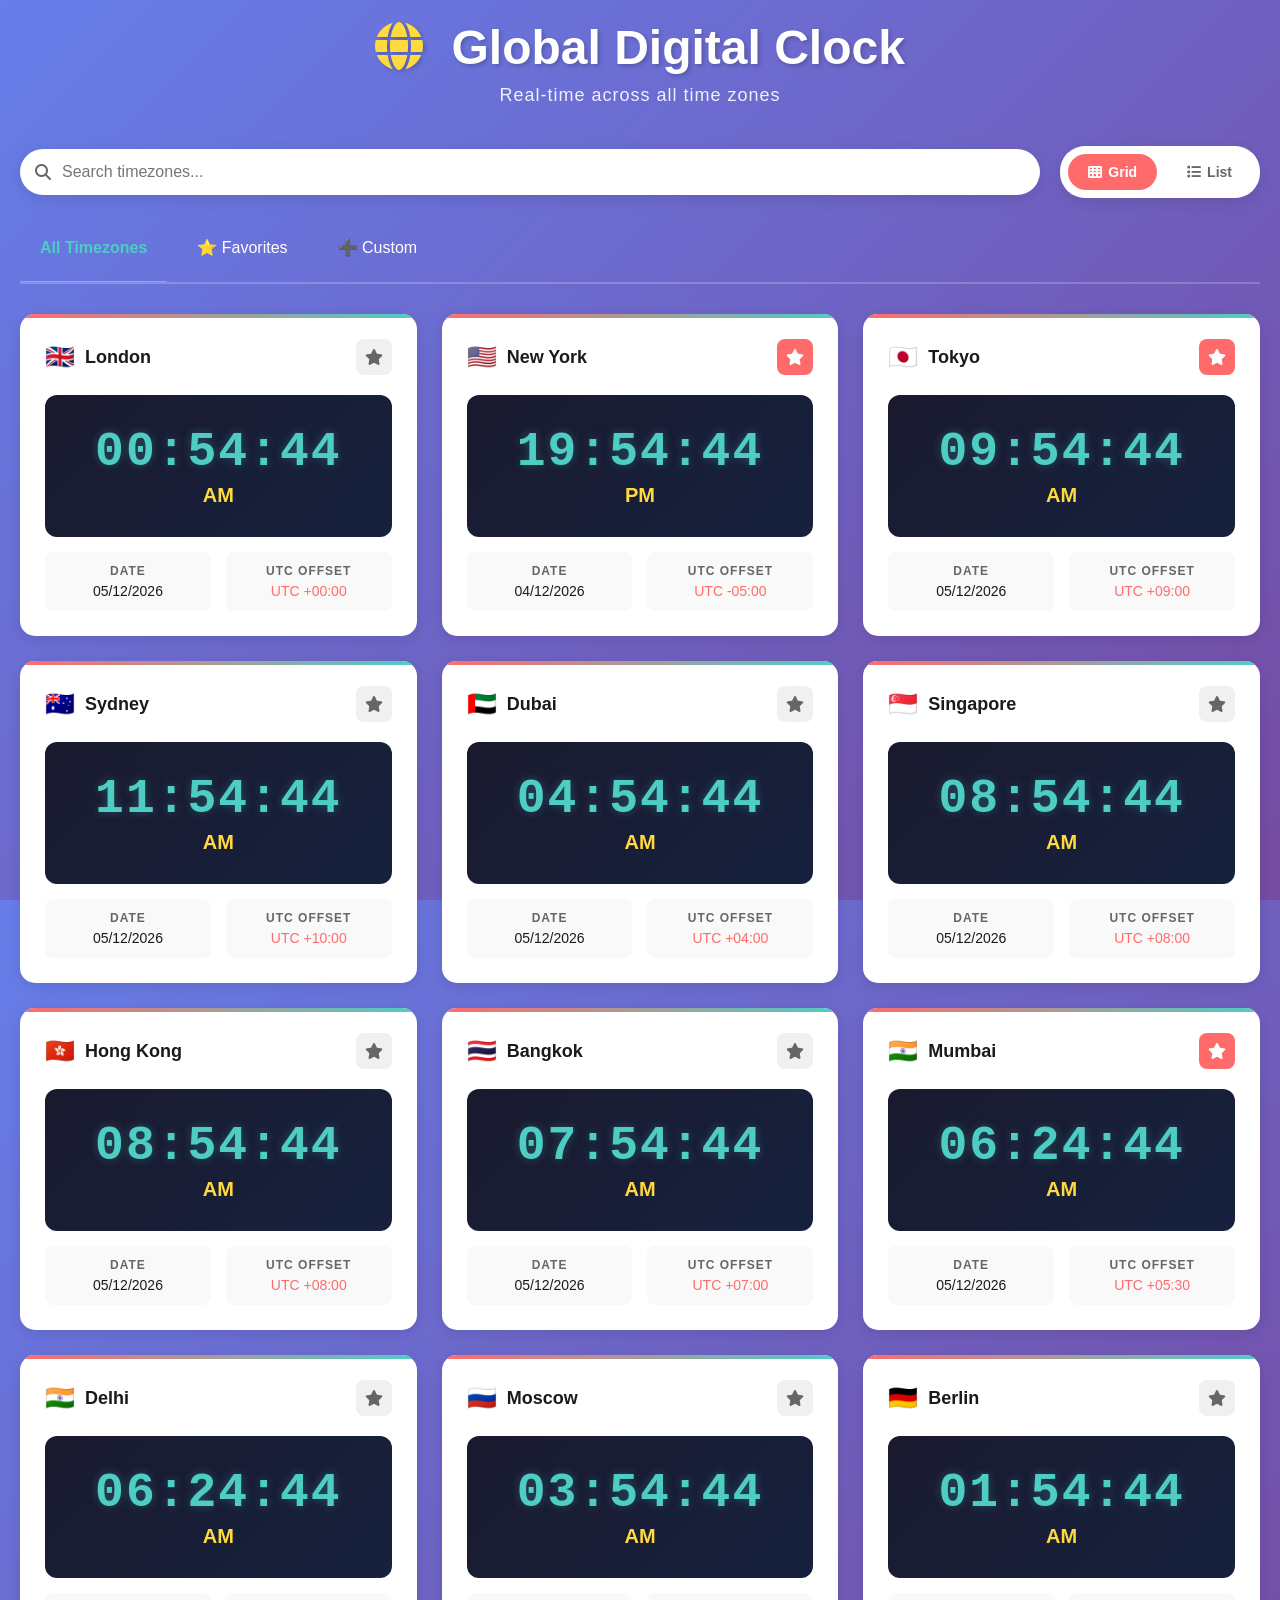
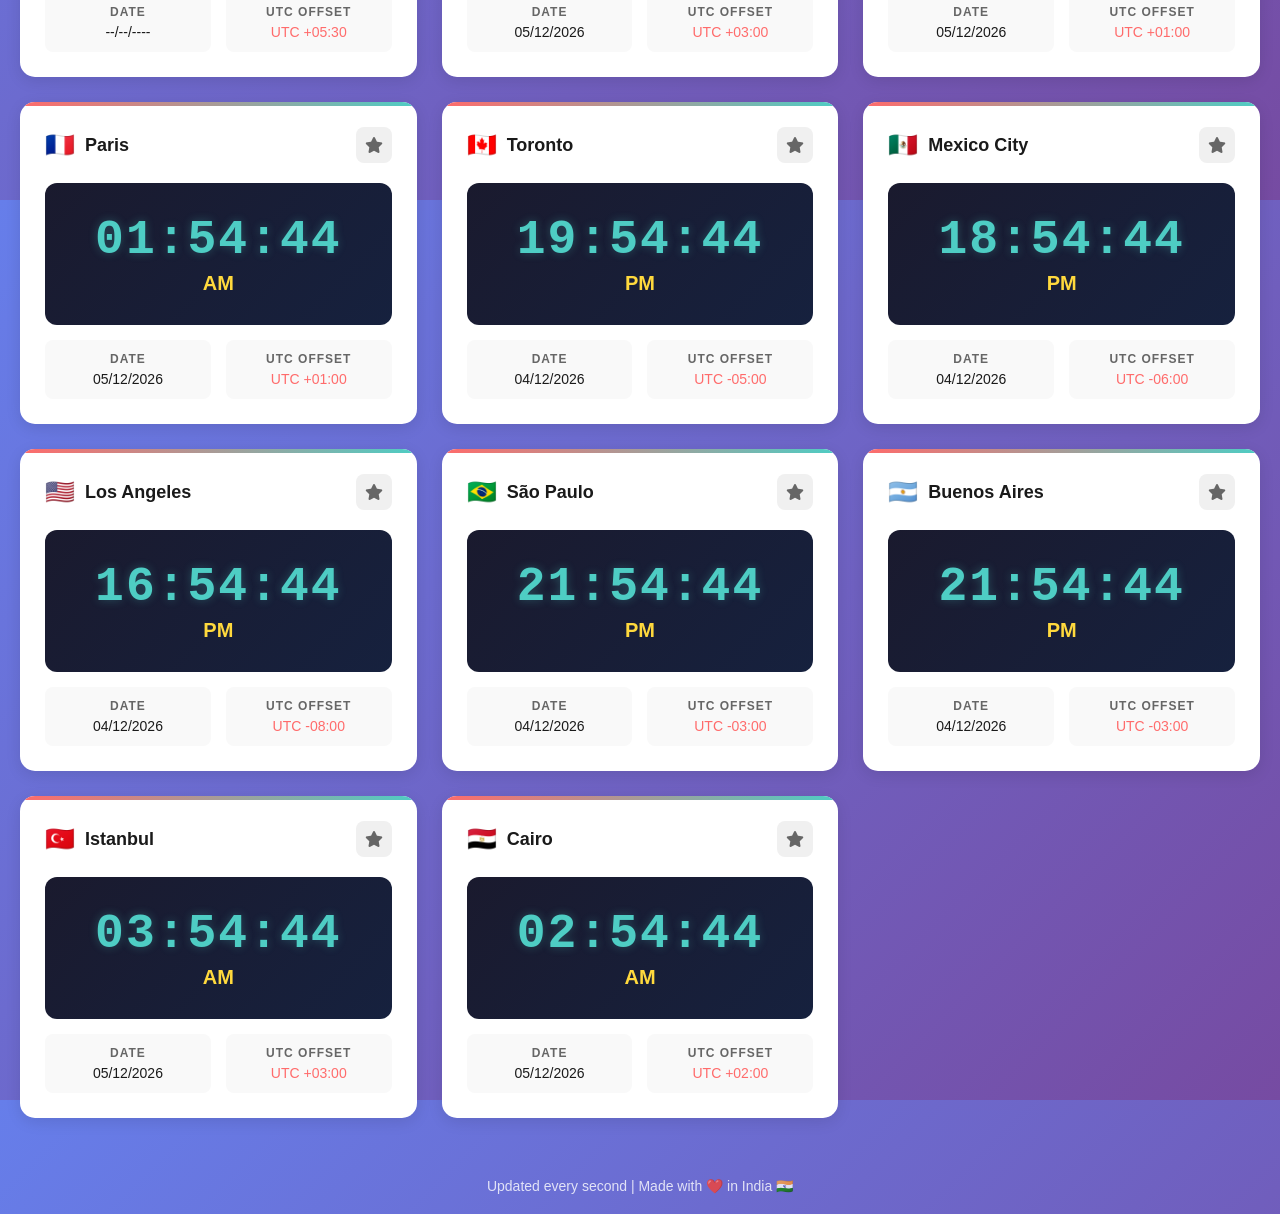
<file: clock.html>
<!DOCTYPE html>
<html lang="en">
<head>
    <meta charset="UTF-8">
    <meta name="viewport" content="width=device-width, initial-scale=1.0">
    <title>Multi-Timezone Digital Clock</title>
    <link rel="stylesheet" href="clock-styles.css">
    <link rel="stylesheet" href="https://cdnjs.cloudflare.com/ajax/libs/font-awesome/6.4.0/css/all.min.css">
</head>
<body>
    <div class="clock-container">
        <!-- HEADER -->
        <header class="header">
            <h1>
                <i class="fas fa-globe"></i>
                Global Digital Clock
            </h1>
            <p class="tagline">Real-time across all time zones</p>
        </header>

        <!-- CONTROLS -->
        <div class="controls">
            <div class="search-box">
                <input 
                    type="text" 
                    id="searchInput" 
                    class="search-input" 
                    placeholder="Search timezones..."
                    autocomplete="off"
                >
                <i class="fas fa-search"></i>
            </div>

            <div class="view-options">
                <button class="view-btn active" data-view="grid">
                    <i class="fas fa-th"></i> Grid
                </button>
                <button class="view-btn" data-view="list">
                    <i class="fas fa-list"></i> List
                </button>
            </div>
        </div>

        <!-- TABS -->
        <div class="tabs">
            <button class="tab active" data-tab="all">All Timezones</button>
            <button class="tab" data-tab="favorites">⭐ Favorites</button>
            <button class="tab" data-tab="custom">➕ Custom</button>
        </div>

        <!-- CLOCK GRID -->
        <div class="clocks-grid" id="clocksGrid">
            <!-- Clocks will be dynamically added here -->
        </div>

        <!-- EMPTY STATE -->
        <div class="empty-state" id="emptyState" style="display: none;">
            <i class="fas fa-search"></i>
            <p>No timezones found</p>
        </div>

        <!-- FAVORITES EMPTY STATE -->
        <div class="empty-state" id="favoritesEmpty" style="display: none;">
            <i class="fas fa-star"></i>
            <p>No favorite timezones yet. Add some!</p>
        </div>

        <!-- CUSTOM TIMEZONE FORM -->
        <div class="custom-form" id="customForm" style="display: none;">
            <h3>Add Custom Timezone</h3>
            <div class="form-group">
                <label>Timezone Name</label>
                <input type="text" id="customName" placeholder="e.g., My Office">
            </div>
            <div class="form-group">
                <label>UTC Offset (e.g., +5:30, -8:00)</label>
                <input type="text" id="customOffset" placeholder="+5:30">
            </div>
            <div class="form-actions">
                <button class="btn btn-primary" onclick="addCustomTimezone()">Add Timezone</button>
                <button class="btn btn-secondary" onclick="cancelCustom()">Cancel</button>
            </div>
        </div>

        <!-- FOOTER -->
        <footer class="footer">
            <p>Updated every second | Made with ❤️ in India 🇮🇳</p>
        </footer>
    </div>

    <!-- TOAST NOTIFICATION -->
    <div class="toast" id="toast"></div>

    <script src="clock-script.js"></script>
</body>
</html>
</file>
<file: clock-styles.css>
/* ===================================
   DIGITAL CLOCK - CSS STYLES
   Multi-Timezone Clock
   ==================================== */

:root {
    --primary-color: #FF6B6B;
    --secondary-color: #4ECDC4;
    --dark-bg: #0F3460;
    --light-bg: #F7F7F7;
    --card-bg: #FFFFFF;
    --text-primary: #1A1A1A;
    --text-secondary: #666666;
    --border-color: #DDDDDD;
    --shadow: 0 4px 15px rgba(0, 0, 0, 0.1);
    --shadow-hover: 0 8px 25px rgba(0, 0, 0, 0.15);
    --transition: all 0.3s ease;
}

* {
    margin: 0;
    padding: 0;
    box-sizing: border-box;
}

html, body {
    width: 100%;
    height: 100%;
}

body {
    font-family: 'Roboto', -apple-system, BlinkMacSystemFont, 'Segoe UI', sans-serif;
    background: linear-gradient(135deg, #667eea 0%, #764ba2 100%);
    min-height: 100vh;
    padding: 20px;
    color: var(--text-primary);
}

body.dark-mode {
    background: linear-gradient(135deg, var(--dark-bg) 0%, #1a1a2e 100%);
}

/* ===================================
   CLOCK CONTAINER
   ==================================== */

.clock-container {
    max-width: 1400px;
    margin: 0 auto;
}

/* ===================================
   HEADER
   ==================================== */

.header {
    text-align: center;
    margin-bottom: 40px;
    color: white;
}

.header h1 {
    font-size: 48px;
    margin-bottom: 10px;
    font-weight: 700;
    text-shadow: 2px 2px 4px rgba(0, 0, 0, 0.2);
    animation: slideDown 0.6s ease;
}

.header h1 i {
    margin-right: 15px;
    color: #FFD93D;
}

.tagline {
    font-size: 18px;
    opacity: 0.9;
    font-weight: 300;
    letter-spacing: 1px;
}

@keyframes slideDown {
    from {
        opacity: 0;
        transform: translateY(-20px);
    }
    to {
        opacity: 1;
        transform: translateY(0);
    }
}

/* ===================================
   CONTROLS
   ==================================== */

.controls {
    display: flex;
    gap: 20px;
    margin-bottom: 30px;
    flex-wrap: wrap;
    align-items: center;
}

.search-box {
    flex: 1;
    min-width: 250px;
    position: relative;
}

.search-input {
    width: 100%;
    padding: 12px 15px 12px 40px;
    border: 2px solid transparent;
    border-radius: 25px;
    font-size: 16px;
    background-color: white;
    box-shadow: var(--shadow);
    transition: var(--transition);
}

.search-input:focus {
    outline: none;
    border-color: var(--primary-color);
    box-shadow: 0 0 0 3px rgba(255, 107, 107, 0.1);
}

.search-box i {
    position: absolute;
    left: 15px;
    top: 50%;
    transform: translateY(-50%);
    color: var(--text-secondary);
    pointer-events: none;
}

.view-options {
    display: flex;
    gap: 10px;
    background: white;
    padding: 8px;
    border-radius: 25px;
    box-shadow: var(--shadow);
}

.view-btn {
    padding: 10px 20px;
    border: none;
    background: transparent;
    cursor: pointer;
    border-radius: 20px;
    font-size: 14px;
    font-weight: 600;
    transition: var(--transition);
    color: var(--text-secondary);
    display: flex;
    align-items: center;
    gap: 6px;
}

.view-btn.active {
    background: var(--primary-color);
    color: white;
}

.view-btn:hover {
    background: #f0f0f0;
}

.view-btn.active:hover {
    background: #FF5252;
}

/* ===================================
   TABS
   ==================================== */

.tabs {
    display: flex;
    gap: 10px;
    margin-bottom: 30px;
    border-bottom: 2px solid rgba(255, 255, 255, 0.2);
    padding-bottom: 15px;
    overflow-x: auto;
}

.tab {
    padding: 10px 20px;
    background: transparent;
    border: none;
    color: white;
    cursor: pointer;
    font-size: 16px;
    font-weight: 500;
    position: relative;
    transition: var(--transition);
    white-space: nowrap;
}

.tab:hover {
    opacity: 0.8;
}

.tab.active {
    color: var(--secondary-color);
    font-weight: 600;
}

.tab.active::after {
    content: '';
    position: absolute;
    bottom: -17px;
    left: 0;
    right: 0;
    height: 3px;
    background: var(--secondary-color);
    border-radius: 2px;
}

/* ===================================
   CLOCKS GRID
   ==================================== */

.clocks-grid {
    display: grid;
    grid-template-columns: repeat(auto-fill, minmax(300px, 1fr));
    gap: 25px;
    margin-bottom: 40px;
    animation: fadeIn 0.6s ease;
}

@keyframes fadeIn {
    from {
        opacity: 0;
    }
    to {
        opacity: 1;
    }
}

@media (max-width: 768px) {
    .clocks-grid {
        grid-template-columns: repeat(auto-fill, minmax(250px, 1fr));
        gap: 15px;
    }
}

@media (max-width: 480px) {
    .clocks-grid {
        grid-template-columns: 1fr;
    }
}

/* ===================================
   CLOCK CARD
   ==================================== */

.clock-card {
    background: var(--card-bg);
    border-radius: 15px;
    padding: 25px;
    box-shadow: var(--shadow);
    transition: var(--transition);
    position: relative;
    overflow: hidden;
}

.clock-card:hover {
    transform: translateY(-8px);
    box-shadow: var(--shadow-hover);
}

.clock-card::before {
    content: '';
    position: absolute;
    top: 0;
    left: 0;
    right: 0;
    height: 4px;
    background: linear-gradient(90deg, var(--primary-color), var(--secondary-color));
}

.clock-header {
    display: flex;
    justify-content: space-between;
    align-items: center;
    margin-bottom: 20px;
}

.clock-title {
    display: flex;
    align-items: center;
    gap: 10px;
}

.clock-title h3 {
    font-size: 18px;
    font-weight: 600;
    color: var(--text-primary);
}

.timezone-emoji {
    font-size: 24px;
}

.clock-actions {
    display: flex;
    gap: 8px;
}

.clock-btn {
    background: #f0f0f0;
    border: none;
    width: 36px;
    height: 36px;
    border-radius: 8px;
    cursor: pointer;
    display: flex;
    align-items: center;
    justify-content: center;
    transition: var(--transition);
    color: var(--text-secondary);
    font-size: 16px;
}

.clock-btn:hover {
    background: var(--primary-color);
    color: white;
    transform: scale(1.1);
}

.clock-btn.favorited {
    background: var(--primary-color);
    color: white;
}

.clock-display {
    background: linear-gradient(135deg, #1a1a2e 0%, #16213e 100%);
    padding: 30px;
    border-radius: 12px;
    text-align: center;
    margin-bottom: 15px;
}

.clock-time {
    font-size: 48px;
    font-weight: 700;
    color: #4ECDC4;
    font-family: 'Courier New', monospace;
    letter-spacing: 2px;
    text-shadow: 0 0 10px rgba(78, 205, 196, 0.3);
}

.clock-period {
    font-size: 20px;
    color: #FFD93D;
    margin-top: 5px;
    font-weight: 600;
}

.clock-info {
    display: grid;
    grid-template-columns: 1fr 1fr;
    gap: 15px;
    text-align: center;
}

.info-item {
    background: #f9f9f9;
    padding: 12px;
    border-radius: 8px;
}

.info-label {
    font-size: 12px;
    color: var(--text-secondary);
    text-transform: uppercase;
    letter-spacing: 1px;
    margin-bottom: 5px;
    font-weight: 600;
}

.info-value {
    font-size: 14px;
    color: var(--text-primary);
    font-weight: 500;
}

.utc-offset {
    color: var(--primary-color);
}

/* ===================================
   EMPTY STATE
   ==================================== */

.empty-state {
    text-align: center;
    padding: 60px 20px;
    background: white;
    border-radius: 15px;
    box-shadow: var(--shadow);
}

.empty-state i {
    font-size: 64px;
    color: var(--secondary-color);
    margin-bottom: 20px;
    opacity: 0.6;
}

.empty-state p {
    font-size: 18px;
    color: var(--text-secondary);
    font-weight: 500;
}

/* ===================================
   CUSTOM FORM
   ==================================== */

.custom-form {
    background: white;
    border-radius: 15px;
    padding: 30px;
    box-shadow: var(--shadow);
    max-width: 500px;
    margin: 0 auto 30px;
}

.custom-form h3 {
    font-size: 24px;
    margin-bottom: 20px;
    color: var(--text-primary);
}

.form-group {
    margin-bottom: 20px;
}

.form-group label {
    display: block;
    font-size: 14px;
    font-weight: 600;
    margin-bottom: 8px;
    color: var(--text-primary);
    text-transform: uppercase;
    letter-spacing: 0.5px;
}

.form-group input {
    width: 100%;
    padding: 12px 15px;
    border: 2px solid var(--border-color);
    border-radius: 8px;
    font-size: 16px;
    transition: var(--transition);
    font-family: inherit;
}

.form-group input:focus {
    outline: none;
    border-color: var(--primary-color);
    box-shadow: 0 0 0 3px rgba(255, 107, 107, 0.1);
}

.form-actions {
    display: grid;
    grid-template-columns: 1fr 1fr;
    gap: 10px;
    margin-top: 25px;
}

/* ===================================
   BUTTONS
   ==================================== */

.btn {
    padding: 12px 24px;
    border: none;
    border-radius: 8px;
    cursor: pointer;
    font-size: 14px;
    font-weight: 600;
    transition: var(--transition);
}

.btn-primary {
    background: var(--primary-color);
    color: white;
}

.btn-primary:hover {
    background: #FF5252;
    transform: translateY(-2px);
}

.btn-secondary {
    background: #f0f0f0;
    color: var(--text-primary);
}

.btn-secondary:hover {
    background: var(--border-color);
}

/* ===================================
   TOAST NOTIFICATION
   ==================================== */

.toast {
    position: fixed;
    bottom: 30px;
    right: 30px;
    background: var(--primary-color);
    color: white;
    padding: 15px 25px;
    border-radius: 8px;
    box-shadow: var(--shadow-hover);
    font-weight: 500;
    opacity: 0;
    transform: translateY(20px);
    transition: var(--transition);
    pointer-events: none;
    max-width: 300px;
}

.toast.show {
    opacity: 1;
    transform: translateY(0);
    pointer-events: auto;
}

/* ===================================
   FOOTER
   ==================================== */

.footer {
    text-align: center;
    padding: 20px;
    color: rgba(255, 255, 255, 0.8);
    font-size: 14px;
}

/* ===================================
   LIST VIEW
   ==================================== */

.clock-card.list-view {
    display: flex;
    align-items: center;
    justify-content: space-between;
}

.clock-card.list-view .clock-display {
    margin: 0;
    flex: 1;
    max-width: 200px;
}

.clock-card.list-view .clock-info {
    flex: 1;
    margin-left: 20px;
}

@media (max-width: 768px) {
    .clock-card.list-view {
        flex-direction: column;
    }

    .clock-card.list-view .clock-info {
        margin-left: 0;
        margin-top: 15px;
    }
}

/* ===================================
   ANIMATIONS
   ==================================== */

@keyframes pulse {
    0%, 100% {
        opacity: 1;
    }
    50% {
        opacity: 0.7;
    }
}

.clock-time {
    animation: pulse 2s ease-in-out infinite;
}

@keyframes slideInUp {
    from {
        opacity: 0;
        transform: translateY(20px);
    }
    to {
        opacity: 1;
        transform: translateY(0);
    }
}

.clock-card {
    animation: slideInUp 0.6s ease;
}

/* ===================================
   SCROLLBAR STYLING
   ==================================== */

::-webkit-scrollbar {
    width: 8px;
}

::-webkit-scrollbar-track {
    background: transparent;
}

::-webkit-scrollbar-thumb {
    background: var(--primary-color);
    border-radius: 4px;
}

::-webkit-scrollbar-thumb:hover {
    background: #FF5252;
}

/* ===================================
   RESPONSIVE DESIGN
   ==================================== */

@media (max-width: 768px) {
    .header h1 {
        font-size: 36px;
    }

    .controls {
        flex-direction: column;
    }

    .search-box {
        width: 100%;
    }

    .clocks-grid {
        grid-template-columns: 1fr;
    }

    .clock-time {
        font-size: 36px;
    }
}

@media (max-width: 480px) {
    body {
        padding: 10px;
    }

    .header h1 {
        font-size: 28px;
    }

    .clock-card {
        padding: 15px;
    }

    .clock-display {
        padding: 20px;
    }

    .clock-time {
        font-size: 28px;
    }

    .toast {
        right: 15px;
        left: 15px;
        max-width: none;
    }
}
</file>
